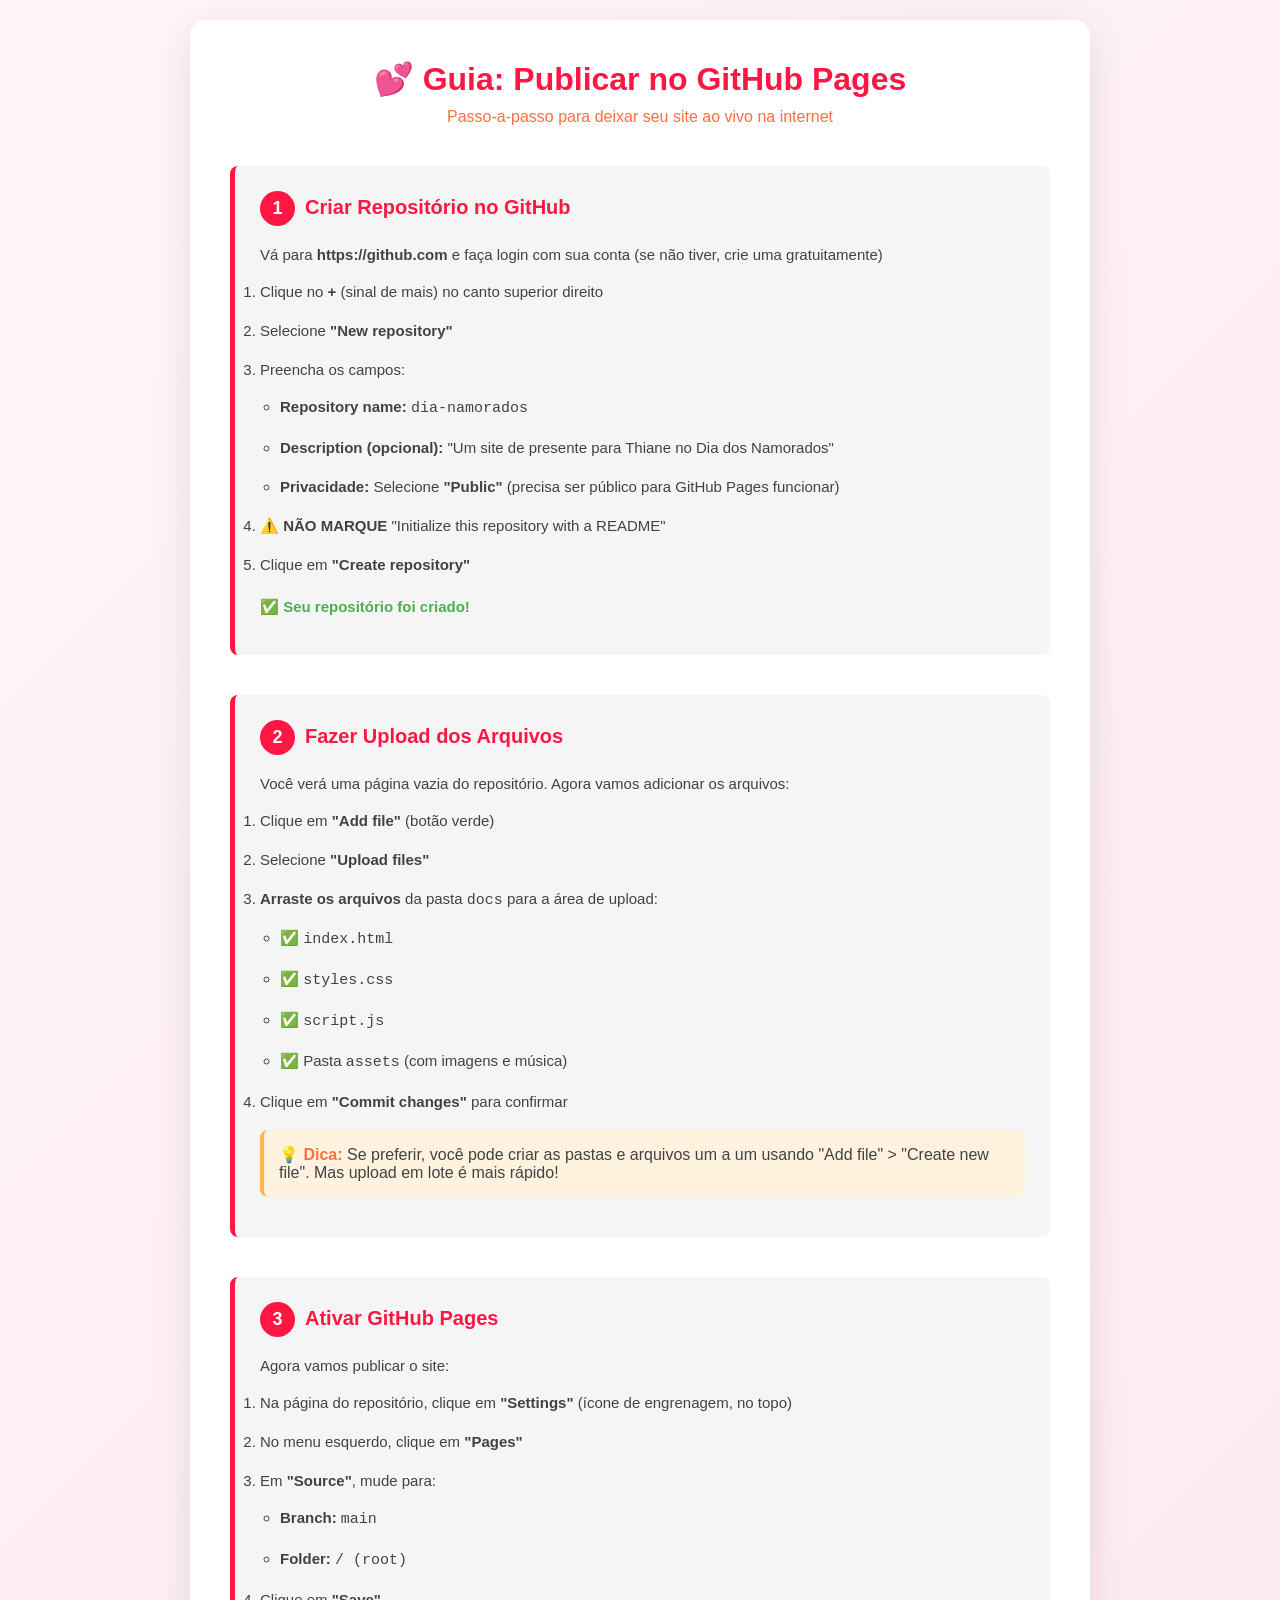
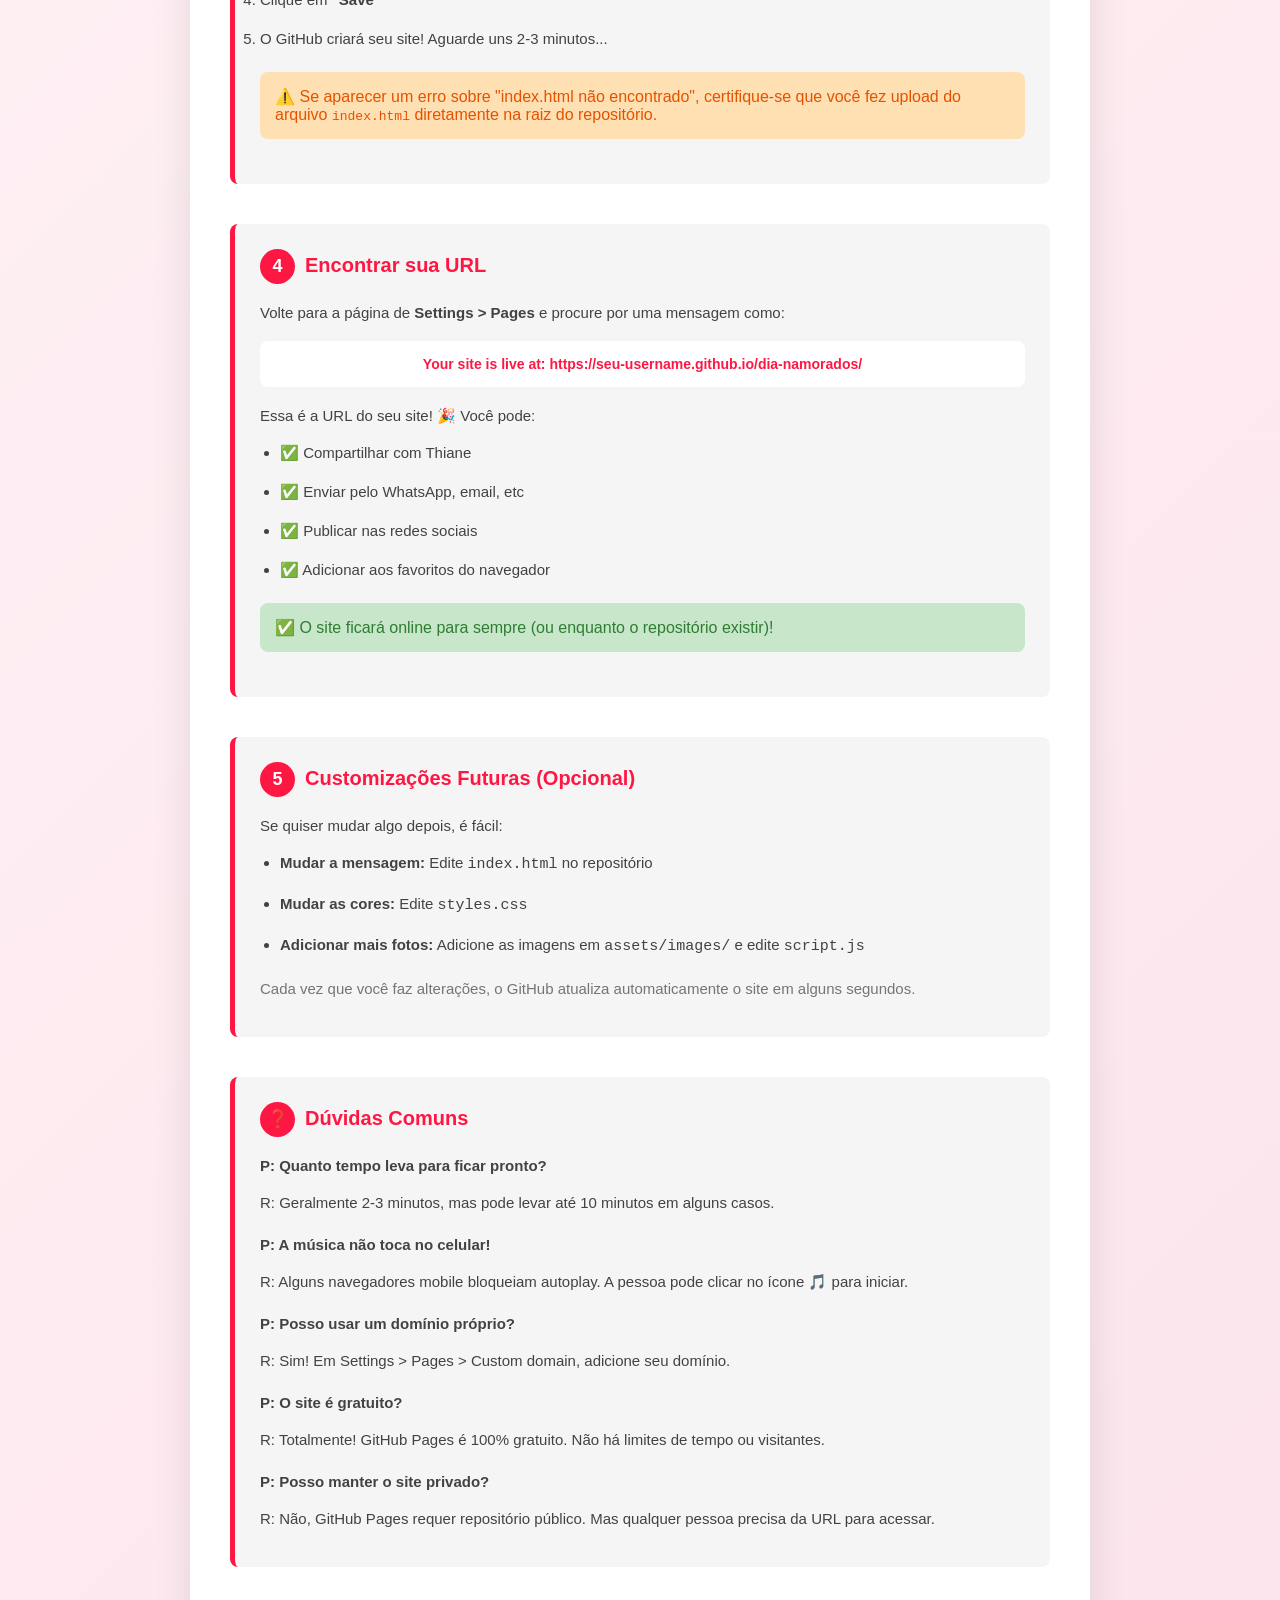
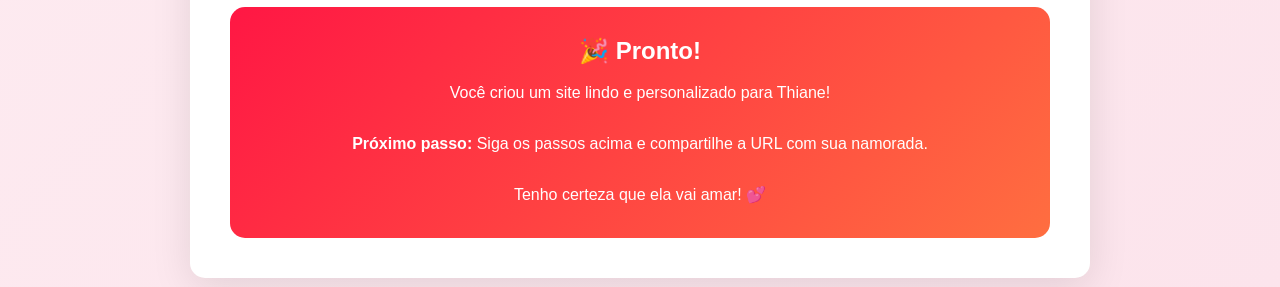
<file: GITHUB_PAGES_GUIDE.html>
<!DOCTYPE html>
<html lang="pt-BR">
<head>
    <meta charset="UTF-8">
    <meta name="viewport" content="width=device-width, initial-scale=1.0">
    <title>Guia GitHub Pages - Dia dos Namorados</title>
    <style>
        * {
            margin: 0;
            padding: 0;
            box-sizing: border-box;
        }
        
        body {
            font-family: 'Segoe UI', Tahoma, Geneva, Verdana, sans-serif;
            background: linear-gradient(135deg, #fff5f7 0%, #fce4ec 100%);
            color: #424242;
            padding: 20px;
        }
        
        .container {
            max-width: 900px;
            margin: 0 auto;
            background: white;
            border-radius: 15px;
            padding: 40px;
            box-shadow: 0 10px 40px rgba(0, 0, 0, 0.1);
        }
        
        h1 {
            color: #ff1744;
            text-align: center;
            margin-bottom: 10px;
            font-size: 32px;
        }
        
        .subtitle {
            text-align: center;
            color: #ff6e40;
            margin-bottom: 40px;
            font-size: 16px;
        }
        
        .step {
            margin-bottom: 40px;
            padding: 25px;
            background: #f5f5f5;
            border-left: 5px solid #ff1744;
            border-radius: 8px;
        }
        
        .step-number {
            display: inline-block;
            background: #ff1744;
            color: white;
            width: 35px;
            height: 35px;
            border-radius: 50%;
            text-align: center;
            line-height: 35px;
            font-weight: bold;
            margin-right: 10px;
            font-size: 18px;
        }
        
        .step h2 {
            color: #ff1744;
            display: inline-block;
            font-size: 20px;
            margin-bottom: 15px;
        }
        
        .step p, .step li {
            line-height: 1.8;
            color: #424242;
            margin-bottom: 10px;
            font-size: 15px;
        }
        
        .step ul {
            margin-left: 20px;
        }
        
        .step li {
            margin-bottom: 12px;
        }
        
        .image-placeholder {
            background: #e0e0e0;
            border: 2px dashed #bdbdbd;
            border-radius: 8px;
            padding: 20px;
            text-align: center;
            margin: 20px 0;
            color: #757575;
            font-size: 14px;
        }
        
        .highlight {
            background: #fff3e0;
            padding: 15px;
            border-radius: 8px;
            margin: 15px 0;
            border-left: 4px solid #ffb74d;
        }
        
        .highlight strong {
            color: #ff6e40;
        }
        
        .code-block {
            background: #263238;
            color: #aed581;
            padding: 15px;
            border-radius: 8px;
            overflow-x: auto;
            margin: 15px 0;
            font-family: 'Courier New', monospace;
            font-size: 13px;
        }
        
        .success {
            background: #c8e6c9;
            border-left-color: #4caf50;
            color: #2e7d32;
            padding: 15px;
            border-radius: 8px;
            margin: 20px 0;
        }
        
        .success::before {
            content: "✅ ";
            font-weight: bold;
        }
        
        .warning {
            background: #ffe0b2;
            border-left-color: #ff9800;
            color: #e65100;
            padding: 15px;
            border-radius: 8px;
            margin: 20px 0;
        }
        
        .warning::before {
            content: "⚠️ ";
            font-weight: bold;
        }
        
        .final-section {
            background: linear-gradient(135deg, #ff1744 0%, #ff6e40 100%);
            color: white;
            padding: 30px;
            border-radius: 15px;
            text-align: center;
            margin-top: 40px;
        }
        
        .final-section h2 {
            font-size: 24px;
            margin-bottom: 15px;
        }
        
        .final-section p {
            font-size: 16px;
            line-height: 1.6;
        }
        
        .url-box {
            background: #fff;
            color: #ff1744;
            padding: 15px;
            border-radius: 8px;
            font-weight: bold;
            margin: 15px 0;
            word-break: break-all;
            text-align: center;
            font-size: 14px;
        }
        
        .button-example {
            display: inline-block;
            background: #ff1744;
            color: white;
            padding: 10px 20px;
            border-radius: 25px;
            margin: 10px 5px;
            font-size: 14px;
        }
        
        @media (max-width: 768px) {
            .container {
                padding: 20px;
            }
            
            h1 {
                font-size: 24px;
            }
            
            .step {
                padding: 20px;
            }
        }
    </style>
</head>
<body>
    <div class="container">
        <h1>💕 Guia: Publicar no GitHub Pages</h1>
        <p class="subtitle">Passo-a-passo para deixar seu site ao vivo na internet</p>
        
        <!-- PASSO 1 -->
        <div class="step">
            <h2><span class="step-number">1</span>Criar Repositório no GitHub</h2>
            
            <p>Vá para <strong>https://github.com</strong> e faça login com sua conta (se não tiver, crie uma gratuitamente)</p>
            
            <ol>
                <li>Clique no <strong>+</strong> (sinal de mais) no canto superior direito</li>
                <li>Selecione <strong>"New repository"</strong></li>
                <li>Preencha os campos:
                    <ul style="margin-top: 10px;">
                        <li><strong>Repository name:</strong> <code>dia-namorados</code></li>
                        <li><strong>Description (opcional):</strong> "Um site de presente para Thiane no Dia dos Namorados"</li>
                        <li><strong>Privacidade:</strong> Selecione <strong>"Public"</strong> (precisa ser público para GitHub Pages funcionar)</li>
                    </ul>
                </li>
                <li>⚠️ <strong>NÃO MARQUE</strong> "Initialize this repository with a README"</li>
                <li>Clique em <strong>"Create repository"</strong></li>
            </ol>
            
            <p style="margin-top: 15px; color: #4caf50; font-weight: bold;">✅ Seu repositório foi criado!</p>
        </div>
        
        <!-- PASSO 2 -->
        <div class="step">
            <h2><span class="step-number">2</span>Fazer Upload dos Arquivos</h2>
            
            <p>Você verá uma página vazia do repositório. Agora vamos adicionar os arquivos:</p>
            
            <ol>
                <li>Clique em <strong>"Add file"</strong> (botão verde)</li>
                <li>Selecione <strong>"Upload files"</strong></li>
                <li><strong>Arraste os arquivos</strong> da pasta <code>docs</code> para a área de upload:
                    <ul style="margin-top: 10px;">
                        <li>✅ <code>index.html</code></li>
                        <li>✅ <code>styles.css</code></li>
                        <li>✅ <code>script.js</code></li>
                        <li>✅ Pasta <code>assets</code> (com imagens e música)</li>
                    </ul>
                </li>
                <li>Clique em <strong>"Commit changes"</strong> para confirmar</li>
            </ol>
            
            <div class="highlight">
                <strong>💡 Dica:</strong> Se preferir, você pode criar as pastas e arquivos um a um usando "Add file" > "Create new file". Mas upload em lote é mais rápido!
            </div>
        </div>
        
        <!-- PASSO 3 -->
        <div class="step">
            <h2><span class="step-number">3</span>Ativar GitHub Pages</h2>
            
            <p>Agora vamos publicar o site:</p>
            
            <ol>
                <li>Na página do repositório, clique em <strong>"Settings"</strong> (ícone de engrenagem, no topo)</li>
                <li>No menu esquerdo, clique em <strong>"Pages"</strong></li>
                <li>Em <strong>"Source"</strong>, mude para:
                    <ul style="margin-top: 10px;">
                        <li><strong>Branch:</strong> <code>main</code></li>
                        <li><strong>Folder:</strong> <code>/ (root)</code></li>
                    </ul>
                </li>
                <li>Clique em <strong>"Save"</strong></li>
                <li>O GitHub criará seu site! Aguarde uns 2-3 minutos...</li>
            </ol>
            
            <div class="warning">
                Se aparecer um erro sobre "index.html não encontrado", certifique-se que você fez upload do arquivo <code>index.html</code> diretamente na raiz do repositório.
            </div>
        </div>
        
        <!-- PASSO 4 -->
        <div class="step">
            <h2><span class="step-number">4</span>Encontrar sua URL</h2>
            
            <p>Volte para a página de <strong>Settings > Pages</strong> e procure por uma mensagem como:</p>
            
            <div class="url-box">
                Your site is live at: https://seu-username.github.io/dia-namorados/
            </div>
            
            <p style="margin-top: 15px;">Essa é a URL do seu site! 🎉 Você pode:</p>
            
            <ul>
                <li>✅ Compartilhar com Thiane</li>
                <li>✅ Enviar pelo WhatsApp, email, etc</li>
                <li>✅ Publicar nas redes sociais</li>
                <li>✅ Adicionar aos favoritos do navegador</li>
            </ul>
            
            <div class="success">
                O site ficará online para sempre (ou enquanto o repositório existir)!
            </div>
        </div>
        
        <!-- PASSO 5 -->
        <div class="step">
            <h2><span class="step-number">5</span>Customizações Futuras (Opcional)</h2>
            
            <p>Se quiser mudar algo depois, é fácil:</p>
            
            <ul>
                <li><strong>Mudar a mensagem:</strong> Edite <code>index.html</code> no repositório</li>
                <li><strong>Mudar as cores:</strong> Edite <code>styles.css</code></li>
                <li><strong>Adicionar mais fotos:</strong> Adicione as imagens em <code>assets/images/</code> e edite <code>script.js</code></li>
            </ul>
            
            <p style="margin-top: 15px; color: #757575;">Cada vez que você faz alterações, o GitHub atualiza automaticamente o site em alguns segundos.</p>
        </div>
        
        <!-- TROUBLESHOOTING -->
        <div class="step">
            <h2><span class="step-number">❓</span>Dúvidas Comuns</h2>
            
            <p><strong>P: Quanto tempo leva para ficar pronto?</strong></p>
            <p>R: Geralmente 2-3 minutos, mas pode levar até 10 minutos em alguns casos.</p>
            
            <p style="margin-top: 15px;"><strong>P: A música não toca no celular!</strong></p>
            <p>R: Alguns navegadores mobile bloqueiam autoplay. A pessoa pode clicar no ícone 🎵 para iniciar.</p>
            
            <p style="margin-top: 15px;"><strong>P: Posso usar um domínio próprio?</strong></p>
            <p>R: Sim! Em Settings > Pages > Custom domain, adicione seu domínio.</p>
            
            <p style="margin-top: 15px;"><strong>P: O site é gratuito?</strong></p>
            <p>R: Totalmente! GitHub Pages é 100% gratuito. Não há limites de tempo ou visitantes.</p>
            
            <p style="margin-top: 15px;"><strong>P: Posso manter o site privado?</strong></p>
            <p>R: Não, GitHub Pages requer repositório público. Mas qualquer pessoa precisa da URL para acessar.</p>
        </div>
        
        <!-- FINAL -->
        <div class="final-section">
            <h2>🎉 Pronto!</h2>
            <p>
                Você criou um site lindo e personalizado para Thiane!<br><br>
                <strong>Próximo passo:</strong> Siga os passos acima e compartilhe a URL com sua namorada.<br><br>
                Tenho certeza que ela vai amar! 💕
            </p>
        </div>
    </div>
</body>
</html>
</file>
